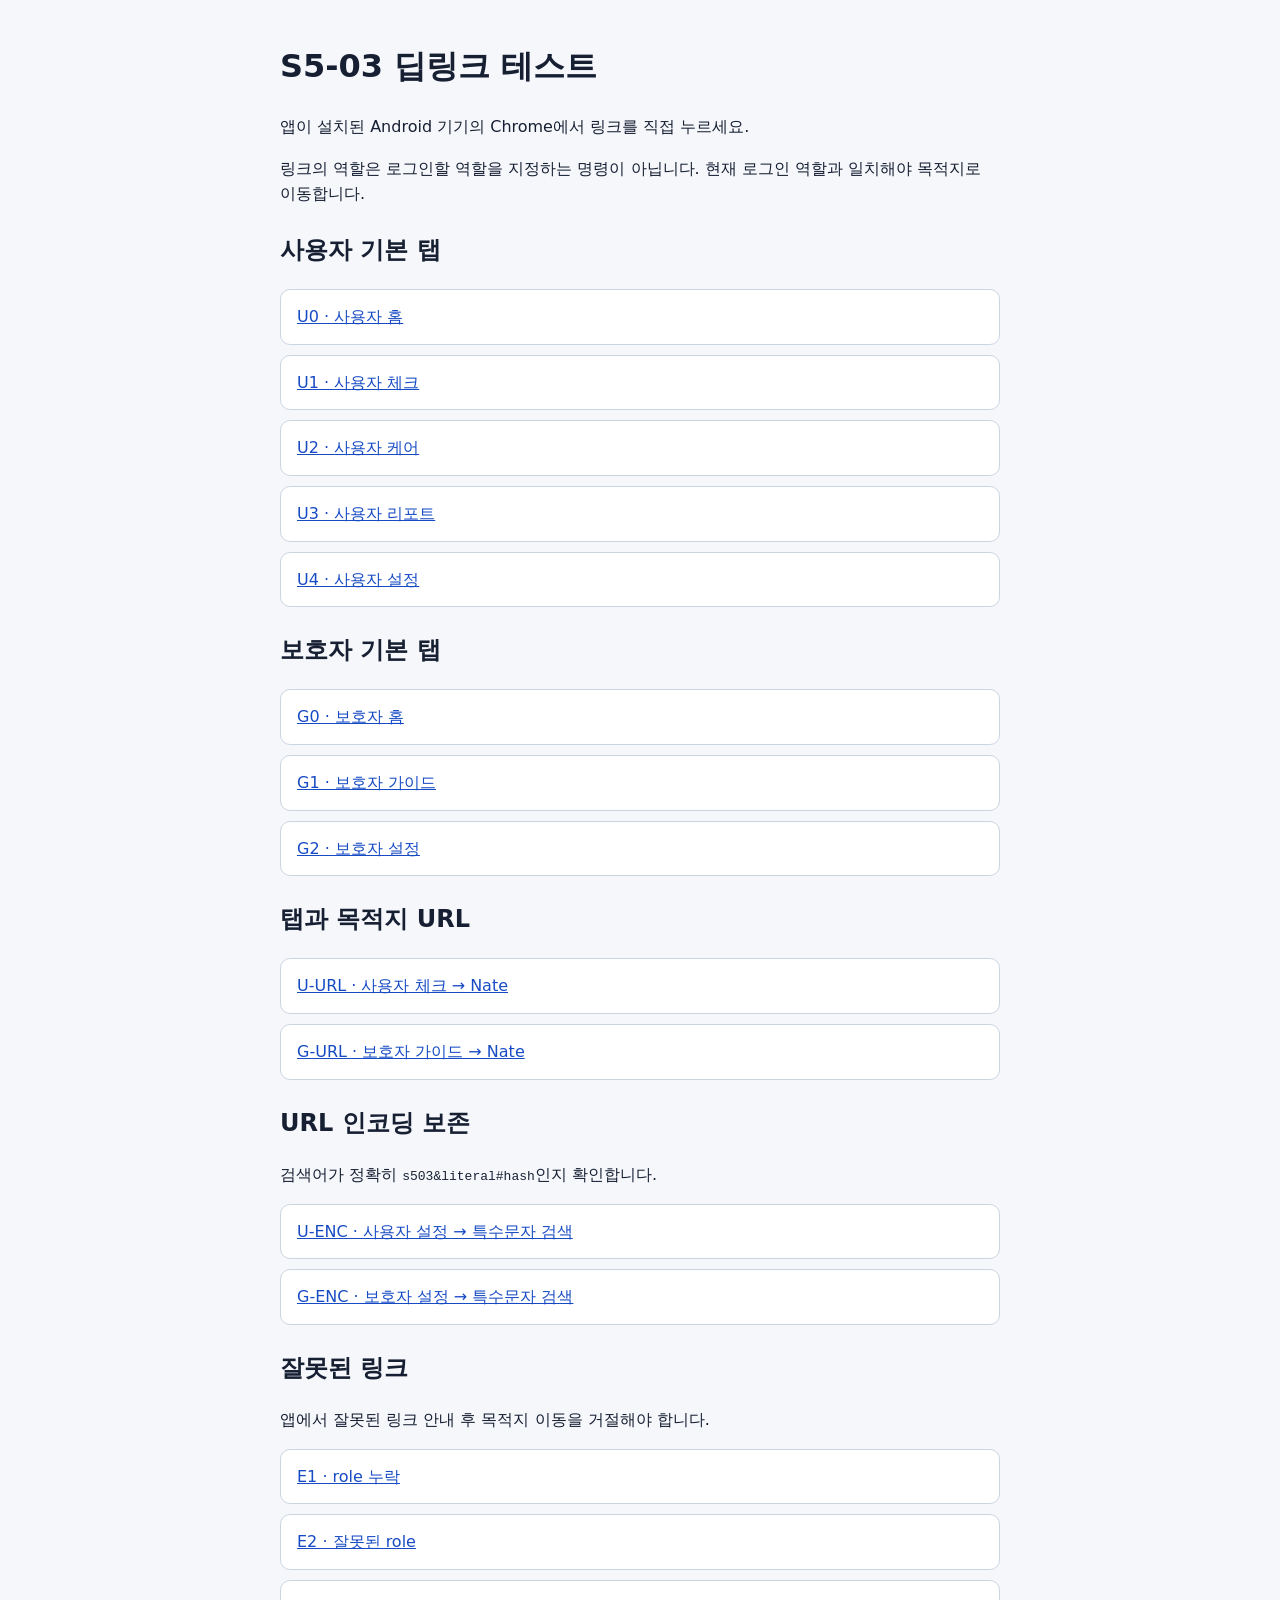
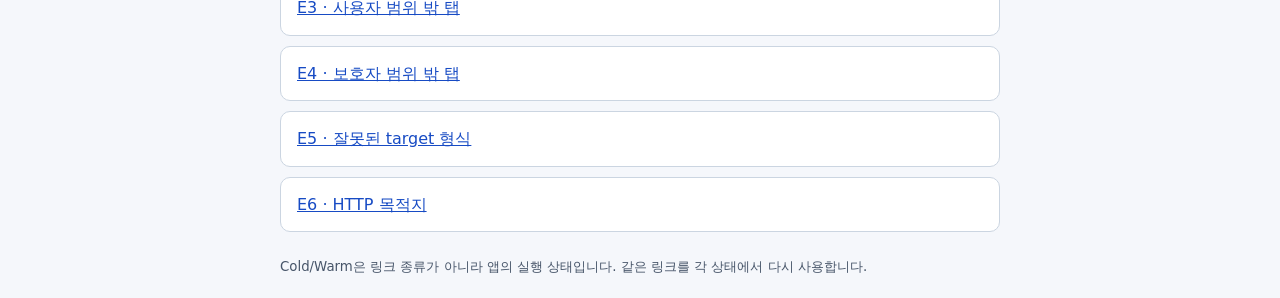
<file: index.html>
<!doctype html>

<!--<html lang="en">
  <head>
    <meta charset="UTF-8" />
    <link rel="icon" type="image/svg+xml" href="/vite.svg" />
    <meta name="viewport" content="width=device-width, initial-scale=1.0" />
    <title>blog</title>
    <script type="module" crossorigin src="/assets/index-DKsqAPGy.js"></script>
    <link rel="stylesheet" crossorigin href="/assets/index-CyRsWSNy.css">
  </head>
  <body>
    <div id="root"></div><br>
    <div>
      <a href="mydream://webview?target=1&amp;url=m.nate.com">Naver 탭으로 열기</a><br>
      <a href="mydream://webview?target=3">Native 탭으로 열기</a><br>
      <a href="mydream://webview?target=4">잘못된 링크 시험</a><br>
      <a href="mydream://webview?target=1&amp;url=http://example.com">HTTP 차단 시험</a>
    </div>
  </body>
</html>-->

<html lang="ko">
<head>
  <meta charset="utf-8">
  <meta name="viewport" content="width=device-width, initial-scale=1">
  <title>S5-03 딥링크 테스트</title>
  <style>
    body {
      margin: 0;
      background: #f5f7fb;
      color: #172033;
      font-family: system-ui, sans-serif;
      line-height: 1.6;
      word-break: keep-all;
      overflow-wrap: anywhere;
    }
    main {
      max-width: 720px;
      margin: auto;
      padding: 20px;
    }
    section {
      margin: 24px 0;
    }
    a {
      display: block;
      margin: 10px 0;
      padding: 14px 16px;
      border: 1px solid #cbd5e1;
      border-radius: 10px;
      background: white;
      color: #174bc4;
      text-decoration: underline;
    }
    a:focus-visible {
      outline: 3px solid #174bc4;
      outline-offset: 3px;
    }
    small {
      display: block;
      color: #475569;
    }
  </style>
</head>
<body>
<main>
  <h1>S5-03 딥링크 테스트</h1>
  <p>앱이 설치된 Android 기기의 Chrome에서 링크를 직접 누르세요.</p>
  <p>
    링크의 역할은 로그인할 역할을 지정하는 명령이 아닙니다.
    현재 로그인 역할과 일치해야 목적지로 이동합니다.
  </p>

  <section>
    <h2>사용자 기본 탭</h2>
    <a href="mydream://webview?role=user&amp;target=0">U0 · 사용자 홈</a>
    <a href="mydream://webview?role=user&amp;target=1">U1 · 사용자 체크</a>
    <a href="mydream://webview?role=user&amp;target=2">U2 · 사용자 케어</a>
    <a href="mydream://webview?role=user&amp;target=3">U3 · 사용자 리포트</a>
    <a href="mydream://webview?role=user&amp;target=4">U4 · 사용자 설정</a>
  </section>

  <section>
    <h2>보호자 기본 탭</h2>
    <a href="mydream://webview?role=guardian&amp;target=0">G0 · 보호자 홈</a>
    <a href="mydream://webview?role=guardian&amp;target=1">G1 · 보호자 가이드</a>
    <a href="mydream://webview?role=guardian&amp;target=2">G2 · 보호자 설정</a>
  </section>

  <section>
    <h2>탭과 목적지 URL</h2>
    <a href="mydream://webview?role=user&amp;target=1&amp;url=https%3A%2F%2Fm.nate.com%2F">U-URL · 사용자 체크 → Nate</a>
    <a href="mydream://webview?role=guardian&amp;target=1&amp;url=https%3A%2F%2Fm.nate.com%2F">G-URL · 보호자 가이드 → Nate</a>
  </section>

  <section>
    <h2>URL 인코딩 보존</h2>
    <p>검색어가 정확히 <code>s503&amp;literal#hash</code>인지 확인합니다.</p>
    <a href="mydream://webview?role=user&amp;target=4&amp;url=https%3A%2F%2Fwww.google.com%2Fsearch%3Fq%3Ds503%2526literal%2523hash">U-ENC · 사용자 설정 → 특수문자 검색</a>
    <a href="mydream://webview?role=guardian&amp;target=2&amp;url=https%3A%2F%2Fwww.google.com%2Fsearch%3Fq%3Ds503%2526literal%2523hash">G-ENC · 보호자 설정 → 특수문자 검색</a>
  </section>

  <section>
    <h2>잘못된 링크</h2>
    <p>앱에서 잘못된 링크 안내 후 목적지 이동을 거절해야 합니다.</p>
    <a href="mydream://webview?target=1">E1 · role 누락</a>
    <a href="mydream://webview?role=admin&amp;target=1">E2 · 잘못된 role</a>
    <a href="mydream://webview?role=user&amp;target=5">E3 · 사용자 범위 밖 탭</a>
    <a href="mydream://webview?role=guardian&amp;target=3">E4 · 보호자 범위 밖 탭</a>
    <a href="mydream://webview?role=user&amp;target=01">E5 · 잘못된 target 형식</a>
    <a href="mydream://webview?role=user&amp;target=1&amp;url=http%3A%2F%2Fm.nate.com%2F">E6 · HTTP 목적지</a>
  </section>

  <small>
    Cold/Warm은 링크 종류가 아니라 앱의 실행 상태입니다.
    같은 링크를 각 상태에서 다시 사용합니다.
  </small>
</main>
</body>
</html>
</file>
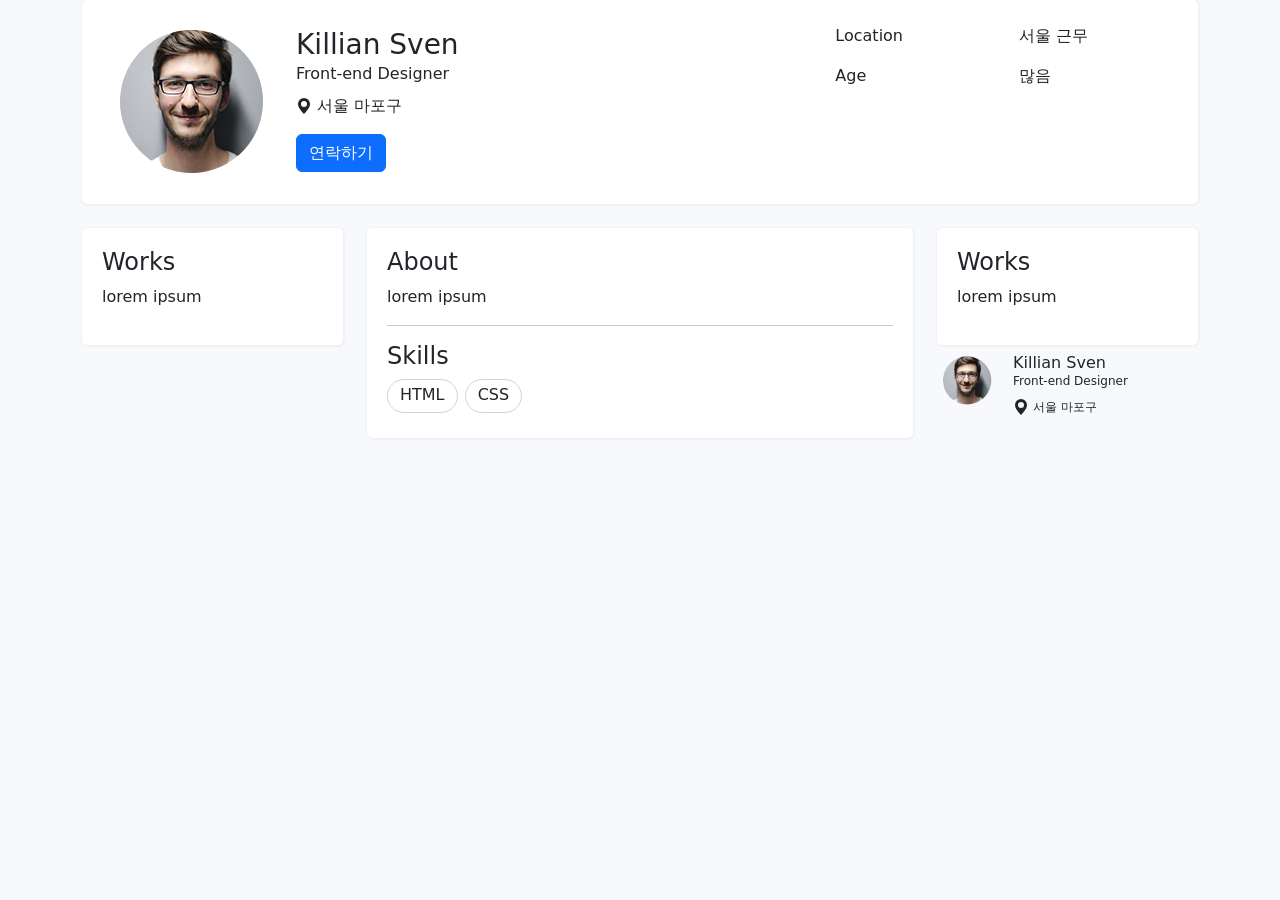
<file: portfolio2.html>
<!doctype html>
<html lang="en">

<head>
  <!-- Required meta tags -->
  <meta charset="utf-8">
  <meta name="viewport" content="width=device-width, initial-scale=1">
  <!-- Bootstrap CSS -->
  <link href="https://cdn.jsdelivr.net/npm/bootstrap@5.1.1/dist/css/bootstrap.min.css" rel="stylesheet"
    integrity="sha384-F3w7mX95PdgyTmZZMECAngseQB83DfGTowi0iMjiWaeVhAn4FJkqJByhZMI3AhiU" crossorigin="anonymous">

  <title>Hello, world!</title>
  <style>
    .white-box {
      background: white;
      padding: 20px;
      border-radius: 5px;
      box-shadow: 0.5px 0.5px 2px 1px #eee;
    }

    .pill {
      display: inline-block;
      border: 1px solid lightgray;
      border-radius: 100px;
      padding: 3px 12px 5px 12px;
      margin-right: 2px;
      margin-bottom: 5px;
    }
  </style>

</head>

<body style="background: #f7f9fc">

  <div class="container">
    <div class="white-box">
      <div class="row">
        <div class="col-md-8">
          <div class="d-flex">
            <div class="flex-shrink-0">
              <img src="imgs/profile-pic.png">
            </div>
            <div class="flex-grow-1 ms-3 py-2">
              <h3 class="mb-0">Killian Sven</h3>
              <p class="mb-2 width">Front-end Designer</p>
              <p><svg xmlns="http://www.w3.org/2000/svg" width="16" height="16" fill="currentColor"
                  class="bi bi-geo-alt-fill" viewBox="0 0 16 16">
                  <path d="M8 16s6-5.686 6-10A6 6 0 0 0 2 6c0 4.314 6 10 6 10zm0-7a3 3 0 1 1 0-6 3 3 0 0 1 0 6z" />
                </svg> 서울 마포구</p>
              <button class="btn btn-primary">연락하기</button>
            </div>
          </div>
        </div>
        <div class="col-md-4 mt-4 mt-md-1" style="font-size: 16px">
          <div class="row">
            <div class="col-6">
              <p>Location</p>
            </div>
            <div class="col-6">
              <p>서울 근무</p>
            </div>
            <div class="col-6">
              <p>Age</p>
            </div>
            <div class="col-6">
              <p>많음</p>
            </div>
          </div>
        </div>
      </div>
    </div>

  </div>


  <div class="container mt-4">
    <div class="row">
      <div class="col-md-3">
        <div class="white-box">
          <h4>Works</h4>
          <p>lorem ipsum</p>
        </div>
      </div>
      <div class="col-md-6">
        <div class="white-box">
          <h4>About</h4>
          <p>lorem ipsum</p>

          <hr>

          <h4>Skills</h4>
          <span class="pill">HTML</span>
          <span class="pill">CSS</span>
        </div>
      </div>
      <div class="col-md-3">
        <div class="white-box">
          <h4>Works</h4>
          <p>lorem ipsum</p>
        </div>

        <div class="d-flex" style="font-size: 12px;">
          <div class="flex-shrink-0">
            <img src="imgs/profile-pic.png" class="mt-2" width="60px">
          </div>
          <div class="flex-grow-1 ms-3 py-2">
            <h6 class="mb-0">Killian Sven</h6>
            <p class="mb-2 width">Front-end Designer</p>
            <p><svg xmlns="http://www.w3.org/2000/svg" width="16" height="16" fill="currentColor"
                class="bi bi-geo-alt-fill" viewBox="0 0 16 16">
                <path d="M8 16s6-5.686 6-10A6 6 0 0 0 2 6c0 4.314 6 10 6 10zm0-7a3 3 0 1 1 0-6 3 3 0 0 1 0 6z" />
              </svg> 서울 마포구</p>
          </div>
        </div>


      </div>
    </div>
  </div>






  <script src="https://cdn.jsdelivr.net/npm/bootstrap@5.1.1/dist/js/bootstrap.bundle.min.js"
    integrity="sha384-/bQdsTh/da6pkI1MST/rWKFNjaCP5gBSY4sEBT38Q/9RBh9AH40zEOg7Hlq2THRZ"
    crossorigin="anonymous"></script>

</body>

</html>
</file>
<file: assets/index-CyRsWSNy.css>
body{margin:0}.App{text-align:center}.App-logo{height:40vmin;pointer-events:none}.black-nav{display:flex;background:#000;width:100%;color:#fff;padding-left:20px}div{box-sizing:border-box}.list{padding-left:20px;text-align:left;border-bottom:1px solid grey}.modal{margin-top:20px;padding:20px;background:#eee;text-align:left}
</file>
